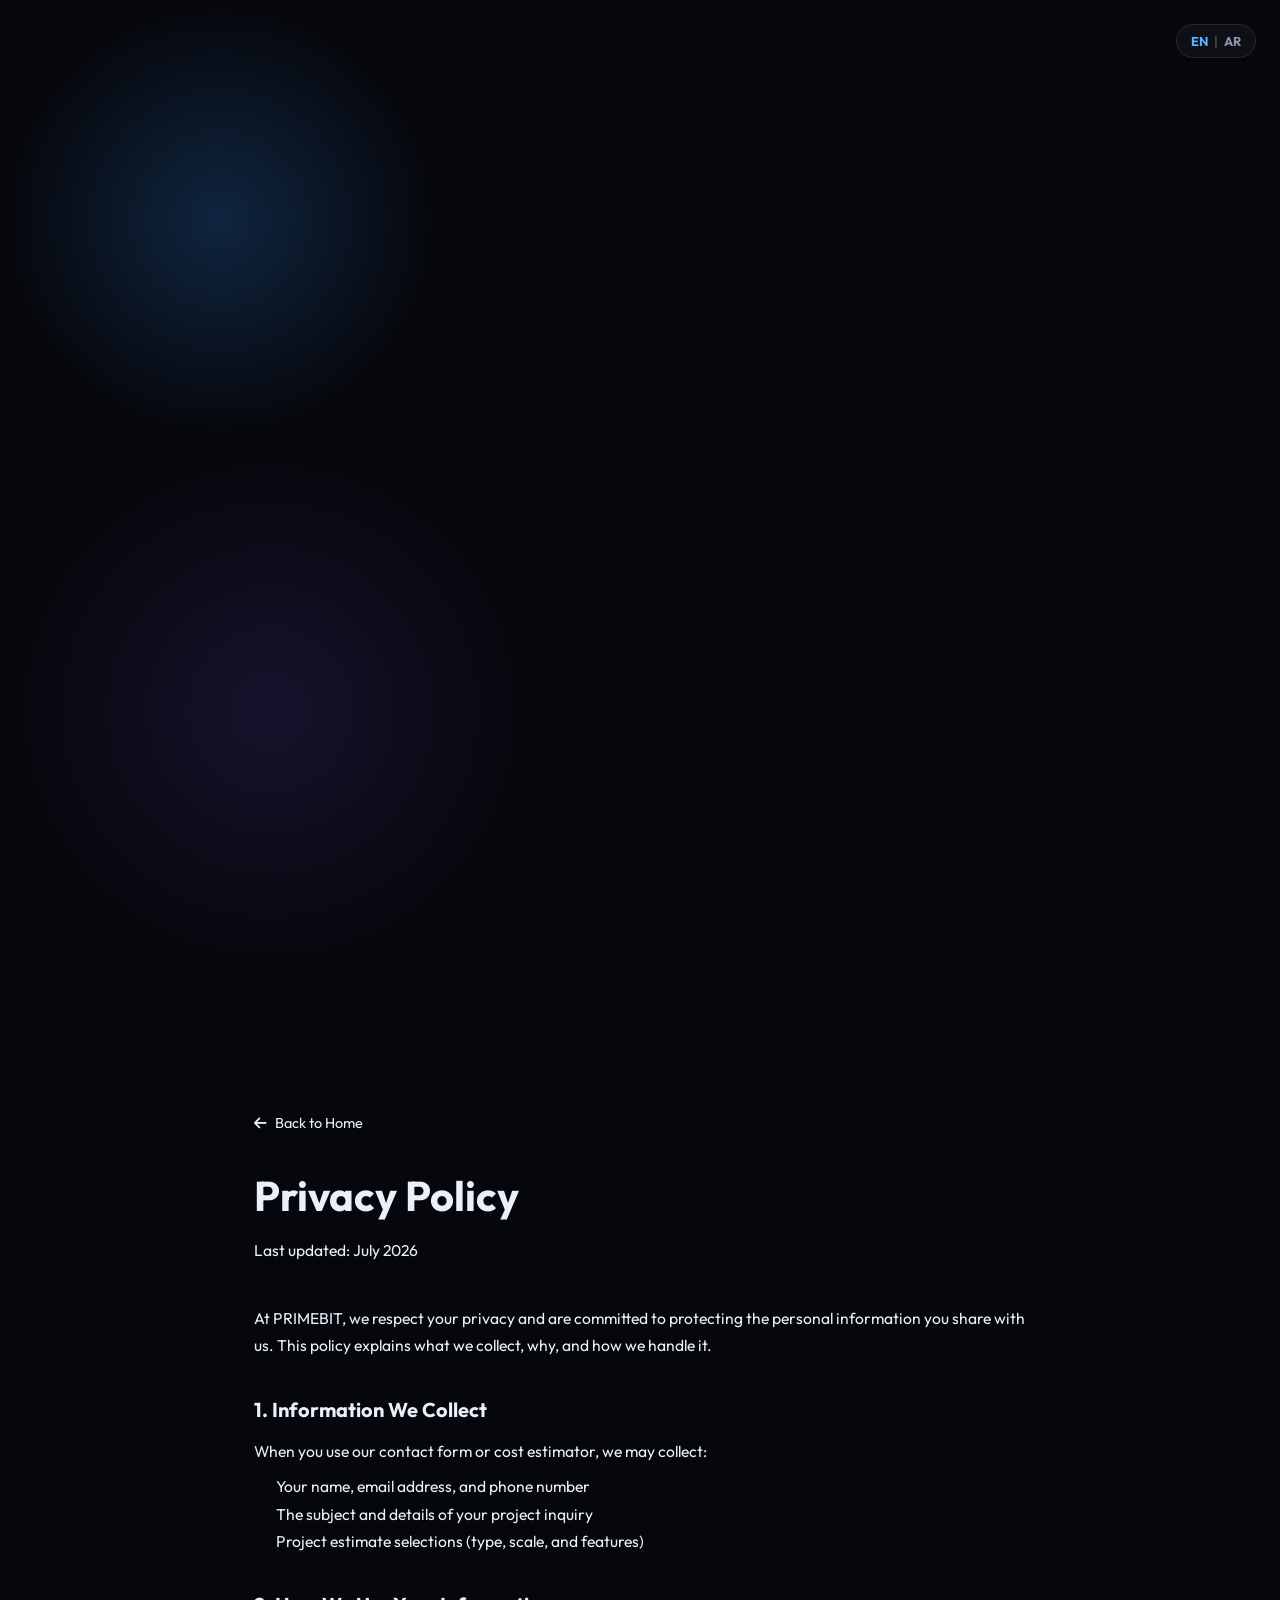
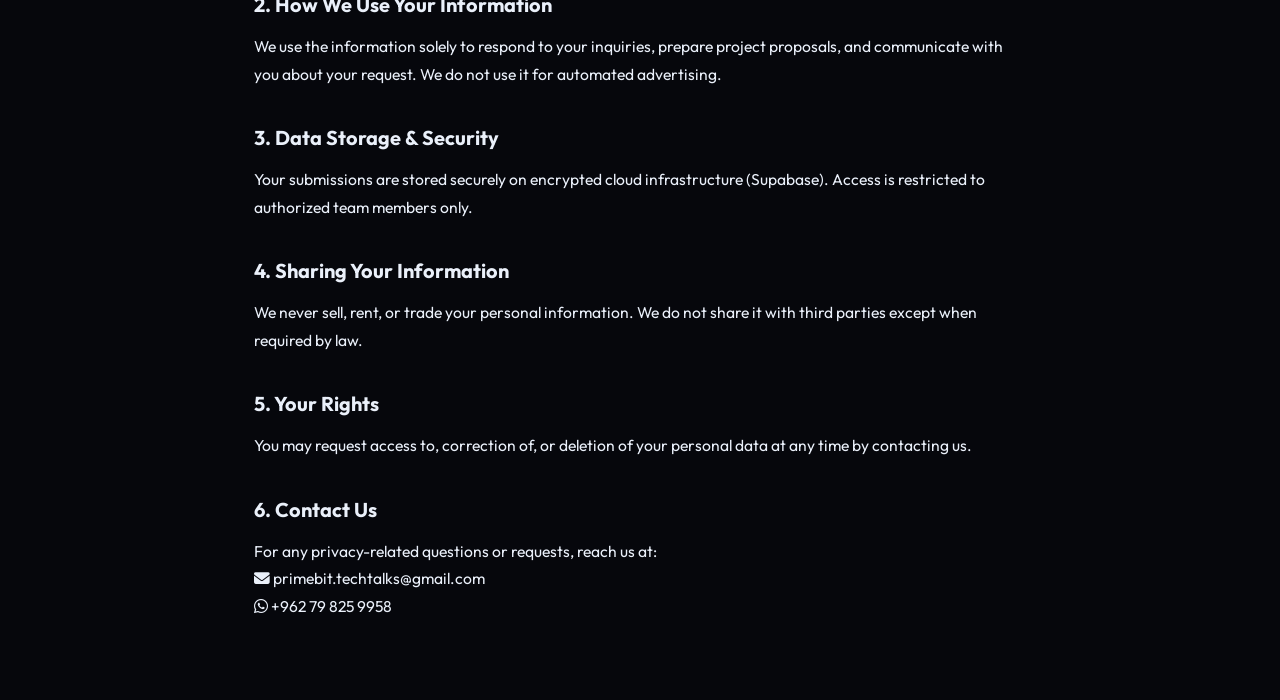
<file: privacy.html>
<!DOCTYPE html>
<html lang="en" dir="ltr" data-lang="en">
<head>
    <meta charset="UTF-8">
    <meta name="viewport" content="width=device-width, initial-scale=1.0">
    <meta name="robots" content="noindex">
    <meta name="description" content="PRIMEBIT Privacy Policy — how we collect, use, and protect your data.">
    <title>Privacy Policy — PRIMEBIT</title>

    <link rel="icon" type="image/svg+xml" href="assets/logo.svg">
    <link rel="preconnect" href="https://fonts.googleapis.com">
    <link rel="preconnect" href="https://fonts.gstatic.com" crossorigin>
    <link href="https://fonts.googleapis.com/css2?family=Cairo:wght@300;400;500;600;700;800;900&family=Outfit:wght@300;400;500;600;700;800&display=swap" rel="stylesheet">
    <link rel="stylesheet" href="https://cdnjs.cloudflare.com/ajax/libs/font-awesome/6.4.0/css/all.min.css">
    <link rel="stylesheet" href="style.css">
    <style>
        .legal-wrap { max-width: 820px; margin: 0 auto; padding: 130px 24px 80px; }
        .legal-back { display: inline-flex; align-items: center; gap: 8px; color: var(--txt-muted); text-decoration: none; font-size: 0.9rem; margin-bottom: 28px; transition: var(--transition-fast); }
        .legal-back:hover { color: var(--clr-accent-glow); }
        .legal-wrap h1 { font-family: var(--font-heading); font-size: clamp(1.8rem, 4vw, 2.6rem); color: var(--txt-bright); margin-bottom: 8px; }
        .legal-updated { color: var(--txt-muted); font-size: 0.85rem; margin-bottom: 40px; }
        .legal-wrap h2 { font-family: var(--font-heading); font-size: 1.25rem; color: var(--txt-bright); margin: 34px 0 12px; }
        .legal-wrap p, .legal-wrap li { color: var(--txt-muted); line-height: 1.75; font-size: 0.98rem; }
        .legal-wrap ul { padding-left: 22px; margin: 8px 0; }
        [dir="rtl"] .legal-wrap ul { padding-left: 0; padding-right: 22px; }
        [dir="rtl"] .legal-wrap { text-align: right; }
        .legal-lang-toggle { position: fixed; top: 24px; right: 24px; z-index: 100; }
        [dir="rtl"] .legal-lang-toggle { right: auto; left: 24px; }
    </style>
</head>
<body data-lang="en" class="dark-theme">
    <div class="glow-orb orb-1"></div>
    <div class="glow-orb orb-2"></div>

    <button class="lang-toggle legal-lang-toggle" id="lang-toggle" aria-label="Toggle Language">
        <span class="lang-option active-lang" id="lang-en-label">EN</span>
        <span class="lang-divider">|</span>
        <span class="lang-option" id="lang-ar-label">AR</span>
    </button>

    <div class="legal-wrap">
        <a href="index.html" class="legal-back"><i class="fa-solid fa-arrow-left"></i> <span data-en="Back to Home" data-ar="العودة للرئيسية">Back to Home</span></a>

        <h1 data-en="Privacy Policy" data-ar="سياسة الخصوصية">Privacy Policy</h1>
        <p class="legal-updated" data-en="Last updated: July 2026" data-ar="آخر تحديث: تموز 2026">Last updated: July 2026</p>

        <p data-en="At PRIMEBIT, we respect your privacy and are committed to protecting the personal information you share with us. This policy explains what we collect, why, and how we handle it." data-ar="في PRIMEBIT، نحترم خصوصيتك ونلتزم بحماية المعلومات الشخصية التي تشاركها معنا. توضّح هذه السياسة ما نجمعه، ولماذا، وكيف نتعامل معه.">At PRIMEBIT, we respect your privacy and are committed to protecting the personal information you share with us. This policy explains what we collect, why, and how we handle it.</p>

        <h2 data-en="1. Information We Collect" data-ar="١. المعلومات التي نجمعها">1. Information We Collect</h2>
        <p data-en="When you use our contact form or cost estimator, we may collect:" data-ar="عند استخدامك لنموذج التواصل أو حاسبة التكلفة، قد نجمع:">When you use our contact form or cost estimator, we may collect:</p>
        <ul>
            <li data-en="Your name, email address, and phone number" data-ar="اسمك، بريدك الإلكتروني، ورقم هاتفك">Your name, email address, and phone number</li>
            <li data-en="The subject and details of your project inquiry" data-ar="موضوع وتفاصيل استفسارك حول المشروع">The subject and details of your project inquiry</li>
            <li data-en="Project estimate selections (type, scale, and features)" data-ar="اختيارات تقدير المشروع (النوع، الحجم، والمميزات)">Project estimate selections (type, scale, and features)</li>
        </ul>

        <h2 data-en="2. How We Use Your Information" data-ar="٢. كيف نستخدم معلوماتك">2. How We Use Your Information</h2>
        <p data-en="We use the information solely to respond to your inquiries, prepare project proposals, and communicate with you about your request. We do not use it for automated advertising." data-ar="نستخدم المعلومات فقط للرد على استفساراتك، وإعداد عروض المشاريع، والتواصل معك بخصوص طلبك. لا نستخدمها لأي إعلانات آلية.">We use the information solely to respond to your inquiries, prepare project proposals, and communicate with you about your request. We do not use it for automated advertising.</p>

        <h2 data-en="3. Data Storage & Security" data-ar="٣. تخزين البيانات وأمانها">3. Data Storage & Security</h2>
        <p data-en="Your submissions are stored securely on encrypted cloud infrastructure (Supabase). Access is restricted to authorized team members only." data-ar="تُخزَّن بياناتك بشكل آمن على بنية تحتية سحابية مشفّرة (Supabase). الوصول إليها مقتصر على أعضاء الفريق المصرّح لهم فقط.">Your submissions are stored securely on encrypted cloud infrastructure (Supabase). Access is restricted to authorized team members only.</p>

        <h2 data-en="4. Sharing Your Information" data-ar="٤. مشاركة معلوماتك">4. Sharing Your Information</h2>
        <p data-en="We never sell, rent, or trade your personal information. We do not share it with third parties except when required by law." data-ar="لا نبيع أو نؤجّر أو نتاجر بمعلوماتك الشخصية أبداً. ولا نشاركها مع أي طرف ثالث إلا عند الضرورة القانونية.">We never sell, rent, or trade your personal information. We do not share it with third parties except when required by law.</p>

        <h2 data-en="5. Your Rights" data-ar="٥. حقوقك">5. Your Rights</h2>
        <p data-en="You may request access to, correction of, or deletion of your personal data at any time by contacting us." data-ar="يمكنك طلب الوصول إلى بياناتك الشخصية أو تصحيحها أو حذفها في أي وقت عبر التواصل معنا.">You may request access to, correction of, or deletion of your personal data at any time by contacting us.</p>

        <h2 data-en="6. Contact Us" data-ar="٦. تواصل معنا">6. Contact Us</h2>
        <p data-en="For any privacy-related questions or requests, reach us at:" data-ar="لأي أسئلة أو طلبات تتعلق بالخصوصية، تواصل معنا عبر:">For any privacy-related questions or requests, reach us at:</p>
        <p>
            <i class="fa-solid fa-envelope"></i> <a href="mailto:primebit.techtalks@gmail.com" style="color:var(--clr-accent-glow);text-decoration:none">primebit.techtalks@gmail.com</a><br>
            <i class="fa-brands fa-whatsapp"></i> <a href="https://wa.me/962798259958" target="_blank" rel="noopener" style="color:var(--clr-accent-glow);text-decoration:none">+962 79 825 9958</a>
        </p>
    </div>

    <script>
        (function () {
            const toggle = document.getElementById('lang-toggle');
            let lang = localStorage.getItem('riba_lang') || 'en';
            function apply(l) {
                lang = l;
                localStorage.setItem('riba_lang', l);
                const html = document.documentElement;
                html.setAttribute('lang', l);
                html.setAttribute('dir', l === 'ar' ? 'rtl' : 'ltr');
                document.body.setAttribute('data-lang', l);
                document.body.classList.toggle('arabic-mode', l === 'ar');
                document.querySelectorAll('[data-en],[data-ar]').forEach(el => {
                    const t = el.getAttribute('data-' + l);
                    if (t && el.children.length === 0) el.textContent = t;
                });
                document.getElementById('lang-en-label').classList.toggle('active-lang', l === 'en');
                document.getElementById('lang-ar-label').classList.toggle('active-lang', l === 'ar');
            }
            toggle.addEventListener('click', () => apply(lang === 'en' ? 'ar' : 'en'));
            apply(lang);
        })();
    </script>
</body>
</html>
</file>
<file: style.css>
/* ==========================================================================
   PRIMEBIT — Web Development & Design  |  Electric-blue dark theme
   ========================================================================== */
:root{
  --bg:#06070C; --bg-2:#0A0D15; --card:rgba(255,255,255,0.035);
  --card-hover:rgba(255,255,255,0.06); --border:rgba(255,255,255,0.09);
  --border-glow:rgba(46,140,240,0.4);
  --blue:#2E8CF0; --blue-bright:#5BB0FF; --blue-deep:#1668D6;
  --grad:linear-gradient(135deg,#5BB0FF,#1E6AD1);
  --text:#EAF0FA; --muted:#8A97AD; --bright:#fff;
  --green:#34D399;
  --font-display:'Anton',sans-serif;
  --font-head:'Outfit',sans-serif;
  --font-body:'Outfit','Inter',sans-serif;
  --mono:'JetBrains Mono',monospace;
  --ease:0.3s cubic-bezier(.4,0,.2,1);
  --maxw:1200px;
}
*{margin:0;padding:0;box-sizing:border-box}
html{scroll-behavior:smooth;scroll-padding-top:100px;overflow-x:hidden}
body{background:var(--bg);color:var(--text);font-family:var(--font-body);font-size:16px;line-height:1.6;overflow-x:hidden;position:relative}
img{max-width:100%;height:auto;display:block}
a{text-decoration:none;color:inherit}
ul{list-style:none}
.container{width:100%;max-width:var(--maxw);margin:0 auto;padding:0 24px}
.hidden{display:none!important}
::-webkit-scrollbar{width:8px}::-webkit-scrollbar-track{background:var(--bg)}
::-webkit-scrollbar-thumb{background:rgba(255,255,255,.12);border-radius:4px}
::selection{background:rgba(46,140,240,.35);color:#fff}

/* Background scene: light beam from top */
.bg-scene{position:fixed;inset:0;z-index:-2;overflow:hidden;pointer-events:none;background:radial-gradient(120% 80% at 50% -10%,rgba(30,80,160,.28),transparent 55%),var(--bg)}
.beam{position:absolute;top:-30%;left:50%;width:70vw;height:120vh;transform:translateX(-50%) rotate(0deg);
  background:conic-gradient(from 180deg at 50% 0%,transparent 42%,rgba(70,150,255,.10) 48%,rgba(120,190,255,.18) 50%,rgba(70,150,255,.10) 52%,transparent 58%);
  filter:blur(6px);opacity:.9}
.beam-core{position:absolute;top:-140px;left:50%;width:520px;height:520px;transform:translateX(-50%);
  background:radial-gradient(circle,rgba(90,176,255,.45),rgba(46,140,240,.12) 40%,transparent 70%);filter:blur(30px)}
.orb{position:absolute;border-radius:50%;filter:blur(90px);pointer-events:none;z-index:-1}
.orb-1{width:440px;height:440px;background:radial-gradient(circle,rgba(46,140,240,.45),transparent 70%);top:12%;left:-150px;opacity:.5;animation:orbFloat 20s ease-in-out infinite}
.orb-2{width:540px;height:540px;background:radial-gradient(circle,rgba(120,95,255,.30),transparent 70%);top:48%;right:-190px;opacity:.45;animation:orbFloat 26s ease-in-out infinite reverse}
.orb-3{width:380px;height:380px;background:radial-gradient(circle,rgba(46,200,240,.22),transparent 70%);bottom:2%;left:6%;opacity:.35;animation:orbFloat 30s ease-in-out infinite}
@keyframes orbFloat{0%,100%{transform:translate(0,0)}33%{transform:translate(70px,-55px)}66%{transform:translate(-50px,40px)}}
.grid-lines{position:absolute;inset:0;opacity:.35;
  background-image:linear-gradient(rgba(255,255,255,.025) 1px,transparent 1px),linear-gradient(90deg,rgba(255,255,255,.025) 1px,transparent 1px);
  background-size:64px 64px;mask-image:radial-gradient(120% 80% at 50% 0%,#000,transparent 75%)}

/* ---------------- Buttons ---------------- */
.btn{display:inline-flex;align-items:center;justify-content:center;gap:10px;font-family:var(--font-head);font-weight:600;font-size:.95rem;
  padding:14px 26px;border-radius:100px;cursor:pointer;border:1px solid transparent;transition:var(--ease);white-space:nowrap}
.btn-primary{background:#fff;color:#0A0D15}
.btn-primary:hover{transform:translateY(-2px);box-shadow:0 12px 30px rgba(91,176,255,.3);background:#eaf3ff}
.btn-outline{background:rgba(255,255,255,.03);color:var(--text);border-color:var(--border)}
.btn-outline:hover{border-color:var(--blue);color:#fff;background:rgba(46,140,240,.08)}
.btn-ghost-pill{background:rgba(255,255,255,.04);border:1px solid var(--border);color:var(--text);padding:10px 20px;font-size:.85rem;border-radius:100px}
.btn-ghost-pill:hover{border-color:var(--blue);color:#fff}
.btn-block{width:100%}
.btn-lg{padding:16px 30px;font-size:1rem}
.icon-btn{transition:var(--ease)}.btn:hover .icon-btn{transform:translateX(4px)}
[dir=rtl] .btn:hover .icon-btn{transform:translateX(-4px)}
[dir=rtl] .icon-btn{transform:scaleX(-1)}

/* ---------------- Header ---------------- */
.main-header{position:fixed;top:0;left:0;width:100%;z-index:1000;padding:16px 0;transition:var(--ease)}
.main-header.scrolled{padding:10px 0;background:rgba(6,7,12,.8);backdrop-filter:blur(16px);border-bottom:1px solid var(--border)}
.header-inner{display:flex;align-items:center;justify-content:space-between;gap:20px}
.logo{display:flex;align-items:center;gap:10px;flex-shrink:0}
.logo-img{width:38px;height:38px;object-fit:contain}
.logo-text{font-family:var(--font-head);font-weight:800;font-size:1.3rem;letter-spacing:.5px;color:#fff}
.accent-text{color:var(--blue-bright)}
.nav-pill{background:rgba(15,20,32,.6);backdrop-filter:blur(14px);border:1px solid var(--border);border-radius:100px;padding:6px}
.nav-list{display:flex;align-items:center;gap:2px}
.nav-link{display:block;padding:9px 16px;border-radius:100px;font-size:.9rem;font-weight:500;color:var(--muted);transition:var(--ease)}
.nav-link:hover{color:#fff}
.nav-link.active{color:#fff;background:rgba(46,140,240,.16);box-shadow:inset 0 0 0 1px rgba(46,140,240,.3)}
.nav-actions{display:flex;align-items:center;gap:12px}
.lang-toggle{display:flex;align-items:center;gap:6px;background:rgba(255,255,255,.04);border:1px solid var(--border);border-radius:100px;padding:8px 14px;cursor:pointer;font-family:var(--font-head);font-size:.8rem;font-weight:700;color:var(--muted);transition:var(--ease)}
.lang-toggle:hover{border-color:var(--blue);color:#fff}
.lang-toggle i{font-size:.8rem;color:var(--blue-bright)}
.lang-option.active-lang{color:var(--blue-bright)}
.lang-divider{opacity:.4}
.mobile-nav-toggle{display:none;flex-direction:column;justify-content:space-between;width:26px;height:18px;background:none;border:none;cursor:pointer;z-index:1100}
.mobile-nav-toggle .bar{width:100%;height:2px;background:#fff;border-radius:2px;transition:var(--ease)}

/* ---------------- Hero ---------------- */
.hero{position:relative;min-height:100vh;min-height:100svh;display:flex;flex-direction:column;justify-content:center;padding:130px 0 60px}
.hero-grid{display:grid;grid-template-columns:1.05fr .95fr;gap:48px;align-items:center}
.badge{display:inline-flex;align-items:center;gap:9px;background:rgba(255,255,255,.04);border:1px solid var(--border);border-radius:100px;padding:7px 16px 7px 8px;font-size:.82rem;color:var(--text);margin-bottom:28px}
.badge-icon{width:24px;height:24px;border-radius:50%;background:var(--grad);display:flex;align-items:center;justify-content:center;font-size:.7rem;color:#04122a}
.hero-title{font-family:var(--font-display);font-weight:400;line-height:.92;letter-spacing:1px;text-transform:uppercase;margin-bottom:24px;color:#fff}
.hero-title>span{display:block;font-size:clamp(2.6rem,7vw,5.4rem)}
.hero-title .brace{display:inline}
.hero-title .l1,.hero-title .l2{color:#E7EEF9}
.hero-title .l3{color:#fff}
.hero-title .brace{color:var(--blue-bright);text-shadow:0 0 24px rgba(91,176,255,.6)}
.hero-sub{color:var(--muted);font-size:1.08rem;max-width:520px;margin-bottom:34px}
.hero-actions{display:flex;gap:14px;flex-wrap:wrap;margin-bottom:40px}
.hero-follow{display:flex;align-items:center;gap:16px;color:var(--muted);font-size:.85rem}
.hero-socials{display:flex;gap:10px}
.hero-socials a{width:36px;height:36px;border-radius:50%;background:rgba(255,255,255,.04);border:1px solid var(--border);display:flex;align-items:center;justify-content:center;color:var(--muted);transition:var(--ease)}
.hero-socials a:hover{border-color:var(--blue);color:#fff;transform:translateY(-2px)}

/* Terminal bar (used by contact confirmation overlay) */
.code-bar{display:flex;align-items:center;gap:7px;padding:12px 16px;background:rgba(255,255,255,.03);border-bottom:1px solid var(--border)}
.cdot{width:11px;height:11px;border-radius:50%}
.cdot.red{background:#ff5f57}.cdot.yellow{background:#febc2e}.cdot.green{background:#28c840}
.code-file{margin-left:8px;font-family:var(--mono);font-size:.75rem;color:var(--muted)}
[dir=rtl] .code-file{margin-left:0;margin-right:8px}

/* hero visual composition wrapper */
.hero-visual{position:relative;width:100%;max-width:520px;margin:0 auto;padding-bottom:70px}

.scroll-hint{display:flex;align-items:center;gap:10px;justify-content:center;margin-top:48px;color:var(--muted);font-size:.82rem}
.scroll-hint i{animation:bob 1.6s infinite}
@keyframes bob{0%,100%{transform:translateY(0)}50%{transform:translateY(5px)}}

/* ---------------- Hero redesign: "Your Vision / Our Code" ---------------- */
.hero-center{display:flex;flex-direction:column;align-items:center;text-align:center;position:relative}
.hero-center .badge{animation:heroRise .7s ease both}
.hero-line-top{margin-bottom:-14px;animation:heroRise .8s ease .05s both}
.hero-line-bottom{margin-top:-20px;animation:heroRise .8s ease .2s both}
.hero-line-top>span,.hero-line-bottom>span{display:block;font-size:clamp(3rem,10vw,7.5rem);line-height:.9}
.hero-line-bottom .grad{background:linear-gradient(100deg,#8FC7FF,#2E8CF0,#8FC7FF);background-size:220% auto;-webkit-background-clip:text;background-clip:text;color:transparent;animation:heroShimmer 5s linear infinite}
.hero-stage{position:relative;width:100%;max-width:560px;margin:6px auto;display:flex;justify-content:center;z-index:2}
.hero-stage .hero-visual{margin:0 auto;animation:heroFloat 6s ease-in-out infinite}
.hero-center .hero-sub{animation:heroRise .8s ease .3s both}
.hero-center .hero-actions{justify-content:center;animation:heroRise .8s ease .4s both}
.hero-center .hero-follow{justify-content:center}

@keyframes heroFloat{0%,100%{transform:translateY(0)}50%{transform:translateY(-14px)}}
@keyframes heroBob{0%,100%{transform:translateY(0)}50%{transform:translateY(-11px)}}
@keyframes heroShimmer{0%{background-position:0% 50%}100%{background-position:220% 50%}}
@keyframes heroRise{0%{opacity:0;transform:translateY(28px)}100%{opacity:1;transform:none}}
.beam-core{animation:heroGlow 5.5s ease-in-out infinite}
@keyframes heroGlow{0%,100%{opacity:.8;transform:translateX(-50%) scale(1)}50%{opacity:1;transform:translateX(-50%) scale(1.09)}}

/* ---------------- Refined laptop mockup (hero visual) ---------------- */
.laptop2{position:relative;width:min(500px,90vw);margin:0 auto;animation:heroFloat 6.5s ease-in-out infinite}
.lp-lid{position:relative;background:linear-gradient(180deg,#1b2437,#0d1220);border:1px solid rgba(255,255,255,.09);border-radius:16px 16px 5px 5px;padding:13px 13px 15px;box-shadow:inset 0 0 0 1px rgba(46,140,240,.1),0 30px 70px rgba(0,0,0,.5)}
.lp-cam{position:absolute;top:6px;left:50%;transform:translateX(-50%);width:5px;height:5px;border-radius:50%;background:#2a3550;box-shadow:0 0 0 2px rgba(0,0,0,.4)}
.lp-screen{background:radial-gradient(120% 90% at 50% 0,rgba(46,140,240,.13),transparent 55%),#080c15;border-radius:7px;overflow:hidden;aspect-ratio:16/10}
/* screen dashboard */
.lps-top{display:flex;align-items:center;justify-content:space-between;padding:12px 15px;border-bottom:1px solid rgba(255,255,255,.06)}
.lps-brand{font-family:var(--font-head);font-weight:700;font-size:.8rem;color:#fff;display:flex;align-items:center;gap:7px}
.lps-brand i{color:var(--blue-bright)}
.lps-actions{display:flex;align-items:center;gap:9px}
.lps-pill{font-size:.6rem;color:var(--muted);background:rgba(255,255,255,.05);border:1px solid rgba(255,255,255,.08);border-radius:100px;padding:4px 10px}
.lps-ava{width:20px;height:20px;border-radius:50%;background:var(--grad)}
.lps-body{display:flex;height:calc(100% - 45px)}
.lps-side{width:46px;border-right:1px solid rgba(255,255,255,.06);display:flex;flex-direction:column;align-items:center;gap:12px;padding:16px 0}
[dir=rtl] .lps-side{border-right:none;border-left:1px solid rgba(255,255,255,.06)}
.lsd{width:20px;height:20px;border-radius:7px;background:rgba(255,255,255,.06)}
.lsd.on{background:var(--grad)}
.lps-main{flex:1;padding:16px;display:flex;flex-direction:column;gap:14px;min-width:0}
.lps-kpis{display:grid;grid-template-columns:1fr 1fr;gap:12px}
.lpk{background:rgba(255,255,255,.03);border:1px solid rgba(255,255,255,.07);border-radius:10px;padding:11px 13px;display:flex;flex-direction:column;gap:3px}
.lpk-l{font-size:.58rem;color:var(--muted);text-transform:uppercase;letter-spacing:.5px}
.lpk-n{font-family:var(--font-head);font-weight:800;font-size:1.05rem;color:#fff;line-height:1}
.lpk-up{font-size:.58rem;color:var(--green);font-weight:700}
.lps-chart{flex:1;background:rgba(255,255,255,.02);border:1px solid rgba(255,255,255,.06);border-radius:10px;padding:10px;min-height:0}
.lps-chart svg{width:100%;height:100%;display:block}
.lps-chart polyline{stroke-dasharray:900;stroke-dashoffset:900;animation:lineDraw 2s ease .3s forwards;filter:drop-shadow(0 0 4px rgba(91,176,255,.5))}
.lps-chart path{opacity:0;animation:fadeArea .8s ease 1.4s forwards}
/* laptop base */
.lp-base{height:16px;width:112%;margin-left:-6%;background:linear-gradient(180deg,#2a3346,#11151f);border-radius:2px 2px 14px 14px;position:relative;clip-path:polygon(1.5% 0,98.5% 0,100% 100%,0 100%);box-shadow:0 18px 30px rgba(0,0,0,.55)}
.lp-notch{position:absolute;top:0;left:50%;transform:translateX(-50%);width:92px;height:6px;background:#0a0e16;border-radius:0 0 9px 9px}
.lp-glow{position:absolute;left:50%;bottom:-34px;transform:translateX(-50%);width:70%;height:44px;background:radial-gradient(ellipse,rgba(46,140,240,.4),transparent 70%);filter:blur(14px);z-index:-1;pointer-events:none}
/* floating badge beside laptop */
.lp-badge{position:absolute;bottom:2%;right:-14px;display:flex;align-items:center;gap:10px;background:rgba(16,22,36,.85);border:1px solid var(--border-glow);border-radius:14px;padding:11px 15px;backdrop-filter:blur(12px);box-shadow:0 18px 44px rgba(0,0,0,.5);z-index:6;animation:heroBob 5.4s ease-in-out infinite .5s}
[dir=rtl] .lp-badge{right:auto;left:-14px}
.lpb-ic{width:32px;height:32px;border-radius:9px;background:rgba(52,211,153,.15);border:1px solid rgba(52,211,153,.3);color:var(--green);display:flex;align-items:center;justify-content:center;font-size:.8rem;flex-shrink:0}
.lpb-txt{display:flex;flex-direction:column;line-height:1.25}
.lpb-txt strong{font-family:var(--font-head);font-size:.82rem;color:#fff}
.lpb-txt span{font-size:.66rem;color:var(--muted)}
@keyframes lineDraw{to{stroke-dashoffset:0}}
@keyframes fadeArea{to{opacity:1}}
@media(max-width:640px){.lp-badge{right:-6px;padding:9px 12px}[dir=rtl] .lp-badge{left:-6px;right:auto}}

@media(max-width:640px){
  .hero-line-top{margin-bottom:8px}
  .hero-line-bottom{margin-top:-6px}
}

/* ---------------- Capabilities / service tabs strip ---------------- */
.cap-strip{padding:14px 0 0}
.cap-track{display:flex;flex-wrap:wrap;justify-content:center;gap:10px}
.cap-tab{display:inline-flex;align-items:center;gap:10px;padding:12px 20px;border-radius:100px;border:1px solid var(--border);background:var(--card);color:var(--muted);font-family:var(--font-head);font-weight:600;font-size:.9rem;transition:var(--ease);cursor:pointer}
.cap-tab i{color:var(--blue-bright);font-size:.95rem;transition:var(--ease)}
.cap-tab:hover{color:#fff;border-color:var(--border-glow);transform:translateY(-3px);background:var(--card-hover)}
.cap-tab.active{background:var(--grad);color:#04122a;border-color:transparent;box-shadow:0 10px 26px rgba(46,140,240,.28)}
.cap-tab.active i{color:#04122a}

/* ---------------- Stats strip ---------------- */
.stats-strip{padding:20px 0 0}
.stats-grid{display:grid;grid-template-columns:repeat(4,1fr);gap:16px}
.stat{display:flex;flex-direction:column;align-items:center;text-align:center;gap:6px;position:relative;padding:26px 18px;background:var(--card);border:1px solid var(--border);border-radius:18px;transition:var(--ease);overflow:hidden}
.stat::before{content:'';position:absolute;top:0;left:0;width:100%;height:2px;background:var(--grad);opacity:0;transition:var(--ease)}
.stat:hover{transform:translateY(-5px);border-color:var(--border-glow);background:var(--card-hover);box-shadow:0 18px 44px rgba(0,0,0,.35)}
.stat:hover::before{opacity:1}
.stat-n{font-family:var(--font-head);font-weight:800;font-size:2.3rem;background:var(--grad);-webkit-background-clip:text;background-clip:text;color:transparent;line-height:1}
.stat-l{font-size:.84rem;color:var(--muted);font-weight:600}

/* ---------------- Tools marquee band ---------------- */
.tools-band{padding:clamp(52px,7vw,84px) 0;overflow:hidden}
.tools-head{margin-bottom:38px}
.marquee{position:relative;width:100%;overflow:hidden;-webkit-mask-image:linear-gradient(90deg,transparent,#000 8%,#000 92%,transparent);mask-image:linear-gradient(90deg,transparent,#000 8%,#000 92%,transparent)}
.marquee-track{display:flex;gap:16px;width:max-content;animation:marquee 34s linear infinite}
.marquee:hover .marquee-track{animation-play-state:paused}
.tool-chip{display:inline-flex;align-items:center;gap:10px;padding:14px 26px;border-radius:100px;border:1px solid var(--border);background:var(--card);font-family:var(--font-head);font-weight:600;font-size:1rem;color:var(--text);white-space:nowrap;transition:var(--ease)}
.tool-chip:hover{border-color:var(--border-glow);color:#fff;background:var(--card-hover)}
.tool-chip i{color:var(--blue-bright);font-size:1.2rem}
@keyframes marquee{0%{transform:translateX(0)}100%{transform:translateX(-50%)}}
[dir=rtl] .marquee-track{animation-direction:reverse}

/* ---------------- Gradient-glow card polish ---------------- */
.service-card,.portfolio-item,.testimonial-card,.process-card{position:relative}
.service-card::after,.portfolio-item::after,.testimonial-card::after,.process-card::after{
  content:'';position:absolute;inset:0;border-radius:inherit;padding:1px;
  background:linear-gradient(135deg,rgba(91,176,255,.7),transparent 40%,transparent 60%,rgba(91,176,255,.35));
  -webkit-mask:linear-gradient(#000 0 0) content-box,linear-gradient(#000 0 0);
  -webkit-mask-composite:xor;mask-composite:exclude;opacity:0;transition:opacity .35s ease;pointer-events:none}
.service-card:hover::after,.portfolio-item:hover::after,.testimonial-card:hover::after,.process-card:hover::after{opacity:1}
.service-card:hover,.portfolio-item:hover,.testimonial-card:hover,.process-card:hover{box-shadow:0 24px 60px rgba(0,0,0,.45),0 0 40px rgba(46,140,240,.14)}

/* ---------------- Section shell ---------------- */
.section{padding:clamp(64px,9vw,110px) 0;position:relative}
.section-head{text-align:center;max-width:640px;margin:0 auto 56px;padding:0 24px}
.eyebrow{display:inline-block;font-family:var(--font-head);font-weight:700;font-size:.78rem;letter-spacing:2px;text-transform:uppercase;color:var(--blue-bright);margin-bottom:14px;padding:5px 14px;border:1px solid var(--border-glow);border-radius:100px;background:rgba(46,140,240,.06)}
.section-title{font-family:var(--font-head);font-weight:800;font-size:clamp(1.9rem,3.5vw,3rem);line-height:1.15;color:#fff}
.section-title .grad{background:var(--grad);-webkit-background-clip:text;background-clip:text;color:transparent}
.section-sub{color:var(--muted);margin-top:14px;font-size:1.05rem}

/* ---------------- About ---------------- */
.about-grid{display:grid;grid-template-columns:1.1fr .9fr;gap:56px;align-items:center}
.about-copy .section-title{text-align:left}
[dir=rtl] .about-copy .section-title{text-align:right}
.about-copy .eyebrow{margin-bottom:18px}
.lead{color:var(--muted);font-size:1.05rem;margin:20px 0 30px}
.about-points{display:flex;flex-direction:column;gap:20px}
.point{display:flex;gap:16px;align-items:flex-start}
.point-ic{width:46px;height:46px;flex-shrink:0;border-radius:12px;background:rgba(46,140,240,.12);border:1px solid var(--border-glow);display:flex;align-items:center;justify-content:center;color:var(--blue-bright);font-size:1.15rem}
.point h4{font-family:var(--font-head);font-size:1.05rem;color:#fff;margin-bottom:4px}
.point p{color:var(--muted);font-size:.92rem}
.glass-card{background:var(--card);border:1px solid var(--border);border-radius:20px;padding:32px;backdrop-filter:blur(10px)}
.gc-row{display:flex;justify-content:space-between;font-size:.88rem;margin-bottom:8px}
.gc-k{color:var(--muted)}.gc-v{color:#fff;font-weight:600}
.gc-bar{height:8px;background:rgba(255,255,255,.06);border-radius:100px;margin-bottom:22px;overflow:hidden}
.gc-bar span{display:block;height:100%;background:var(--grad);border-radius:100px}
.gc-tags{display:flex;flex-wrap:wrap;gap:8px;margin-top:6px}
.gc-tags span{font-size:.78rem;background:rgba(255,255,255,.04);border:1px solid var(--border);border-radius:8px;padding:6px 11px;color:var(--text);display:flex;align-items:center;gap:6px}
.gc-tags i{color:var(--blue-bright)}

/* ---------------- Services ---------------- */
.services-grid{display:grid;grid-template-columns:repeat(4,1fr);gap:22px}
.service-card{background:var(--card);border:1px solid var(--border);border-radius:18px;padding:30px 26px;transition:var(--ease)}
.service-card:hover{transform:translateY(-6px);border-color:var(--border-glow);background:var(--card-hover);box-shadow:0 20px 50px rgba(0,0,0,.35)}
.svc-ic{width:54px;height:54px;border-radius:14px;background:var(--grad);display:flex;align-items:center;justify-content:center;font-size:1.4rem;color:#04122a;margin-bottom:20px}
.service-card h3{font-family:var(--font-head);font-size:1.15rem;color:#fff;margin-bottom:10px}
.service-card p{color:var(--muted);font-size:.9rem;margin-bottom:16px}
.service-card ul{display:flex;flex-direction:column;gap:8px}
.service-card li{font-size:.84rem;color:var(--text);position:relative;padding-left:22px}
.service-card li::before{content:'\f00c';font-family:'Font Awesome 6 Free';font-weight:900;position:absolute;left:0;color:var(--blue-bright);font-size:.75rem}
[dir=rtl] .service-card li{padding-left:0;padding-right:22px}[dir=rtl] .service-card li::before{left:auto;right:0}

/* ---------------- Process ---------------- */
.process-track{display:grid;grid-template-columns:repeat(4,1fr);gap:20px}
.process-card{position:relative;background:var(--card);border:1px solid var(--border);border-radius:18px;padding:34px 24px 26px;transition:var(--ease)}
.process-card:hover{transform:translateY(-6px);border-color:var(--border-glow)}
.process-num{position:absolute;top:18px;right:20px;font-family:var(--font-display);font-size:1.6rem;color:rgba(91,176,255,.25)}
[dir=rtl] .process-num{right:auto;left:20px}
.process-ic{width:48px;height:48px;border-radius:12px;background:rgba(46,140,240,.12);border:1px solid var(--border-glow);display:flex;align-items:center;justify-content:center;color:var(--blue-bright);font-size:1.2rem;margin-bottom:18px}
.process-card h4{font-family:var(--font-head);font-size:1.05rem;color:#fff;margin-bottom:8px}
.process-card p{color:var(--muted);font-size:.86rem}

/* ---------------- Calculator ---------------- */
.calc-wrap{display:grid;grid-template-columns:1.3fr .7fr;background:var(--card);border:1px solid var(--border);border-radius:22px;overflow:hidden}
.calc-options{padding:40px;border-right:1px solid var(--border)}
[dir=rtl] .calc-options{border-right:none;border-left:1px solid var(--border)}
.calc-group{margin-bottom:34px}.calc-group:last-child{margin-bottom:0}
.calc-group-title{font-family:var(--font-head);font-size:1.05rem;color:#fff;margin-bottom:18px;font-weight:700}
.accent-val{color:var(--blue-bright)}
.calc-grid-selector{display:grid;grid-template-columns:repeat(2,1fr);gap:14px}
.selector-card{background:rgba(255,255,255,.02);border:1px solid var(--border);border-radius:14px;padding:18px;display:flex;flex-direction:column;align-items:center;gap:10px;cursor:pointer;transition:var(--ease)}
.selector-card span{font-weight:600;font-size:.9rem;color:var(--muted);transition:var(--ease)}
.selector-icon{font-size:1.5rem;color:var(--muted);transition:var(--ease)}
.hidden-radio,.hidden-checkbox{display:none}
.selector-card:hover{border-color:rgba(255,255,255,.2)}
.selector-card.active{background:rgba(46,140,240,.08);border-color:var(--blue)}
.selector-card.active .selector-icon{color:var(--blue-bright);transform:scale(1.1)}
.selector-card.active span{color:#fff}
.calc-range{-webkit-appearance:none;appearance:none;width:100%;height:6px;border-radius:4px;background:rgba(255,255,255,.1);outline:none;cursor:pointer;margin-top:8px}
.calc-range::-webkit-slider-thumb{-webkit-appearance:none;width:20px;height:20px;border-radius:50%;background:var(--blue-bright);cursor:pointer;box-shadow:0 0 12px rgba(91,176,255,.7);transition:var(--ease)}
.calc-range::-webkit-slider-thumb:hover{transform:scale(1.2)}
.calc-checkbox-grid{display:grid;grid-template-columns:repeat(2,1fr);gap:14px}
.checkbox-card{background:rgba(255,255,255,.02);border:1px solid var(--border);border-radius:12px;padding:14px;display:flex;align-items:center;gap:12px;cursor:pointer;transition:var(--ease)}
.check-box-indicator{width:22px;height:22px;border-radius:6px;border:1px solid var(--border);display:flex;align-items:center;justify-content:center;color:transparent;font-size:.72rem;flex-shrink:0;transition:var(--ease)}
.check-label-info{display:flex;flex-direction:column}
.check-title{font-size:.88rem;font-weight:600;color:var(--text)}
.check-subtitle{font-size:.74rem;color:var(--muted)}
.checkbox-card:hover{border-color:rgba(255,255,255,.2)}
.checkbox-card.active{background:rgba(46,140,240,.06);border-color:var(--blue)}
.checkbox-card.active .check-box-indicator{background:var(--blue-bright);border-color:var(--blue-bright);color:#04122a}
.checkbox-card.active .check-title{color:#fff}
.calc-summary{padding:40px;background:rgba(255,255,255,.02);display:flex;flex-direction:column;justify-content:center}
.summary-title{font-family:var(--font-head);font-size:1.1rem;color:#fff;text-align:center;padding-bottom:14px;margin-bottom:18px;border-bottom:1px solid var(--border)}
.summary-row{display:flex;justify-content:space-between;gap:12px;font-size:.9rem;padding:8px 0}
.sum-label{color:var(--muted)}.sum-value{color:#fff;font-weight:600;text-align:right}
[dir=rtl] .sum-value{text-align:left}
.accent-green{color:var(--green)}
.price-display{text-align:center;background:rgba(46,140,240,.06);border:1px solid var(--border-glow);border-radius:14px;padding:20px;margin:18px 0}
.price-lbl{font-size:.68rem;letter-spacing:1px;color:var(--muted);font-weight:700}
.price-amount{font-family:var(--font-head);font-size:2.3rem;font-weight:800;color:#fff}
.price-note{font-size:.66rem;color:var(--muted)}

/* ---------------- Portfolio ---------------- */
.portfolio-filters{display:flex;justify-content:center;flex-wrap:wrap;gap:10px;margin-bottom:44px}
.filter-btn{background:rgba(255,255,255,.03);border:1px solid var(--border);color:var(--muted);padding:9px 20px;border-radius:100px;font-family:var(--font-head);font-weight:600;font-size:.88rem;cursor:pointer;transition:var(--ease)}
.filter-btn:hover{color:#fff}
.filter-btn.active{background:var(--grad);color:#04122a;border-color:transparent}
.portfolio-grid{display:grid;grid-template-columns:repeat(3,1fr);gap:24px}
.portfolio-item{background:var(--card);border:1px solid var(--border);border-radius:18px;overflow:hidden;transition:var(--ease)}
.portfolio-item:hover{transform:translateY(-6px);border-color:var(--border-glow);box-shadow:0 20px 50px rgba(0,0,0,.4)}
.portfolio-item.hidden{display:none}
.pf-img{height:200px;overflow:hidden}
.pf-img img{width:100%;height:100%;object-fit:cover;transition:var(--ease)}
.portfolio-item:hover .pf-img img{transform:scale(1.06)}
.pf-body{padding:22px}
.pf-cat{font-size:.72rem;text-transform:uppercase;letter-spacing:1px;color:var(--blue-bright);font-weight:700}
.pf-body h3{font-family:var(--font-head);font-size:1.2rem;color:#fff;margin:8px 0 14px}
.pf-link{display:inline-flex;align-items:center;gap:8px;font-size:.85rem;font-weight:600;color:var(--muted);transition:var(--ease)}
.pf-link:hover{color:var(--blue-bright)}

/* ---------------- Testimonials ---------------- */
.testimonials-grid{display:grid;grid-template-columns:repeat(3,1fr);gap:24px}
.testimonial-card{background:var(--card);border:1px solid var(--border);border-radius:18px;padding:32px 26px;display:flex;flex-direction:column;align-items:center;text-align:center;transition:var(--ease)}
.testimonial-card:hover{transform:translateY(-6px);border-color:var(--border-glow)}
.testimonial-avatar-initial{width:64px;height:64px;border-radius:50%;background:var(--grad);color:#04122a;display:flex;align-items:center;justify-content:center;font-family:var(--font-head);font-weight:800;font-size:1.6rem;text-transform:uppercase;margin-bottom:14px}
.t-stars{display:flex;gap:3px;color:#F5B301;font-size:.82rem;margin-bottom:14px}
.testimonial-quote{color:var(--text);font-size:.94rem;line-height:1.65;margin-bottom:20px;flex-grow:1}
.testimonial-name{font-family:var(--font-head);font-size:1.05rem;color:#fff}
.testimonial-role{font-size:.8rem;color:var(--muted)}

/* ---------------- Industries ---------------- */
.industries-grid{display:grid;grid-template-columns:repeat(3,1fr);gap:18px}
.industry-card{display:flex;align-items:center;gap:16px;background:var(--card);border:1px solid var(--border);border-radius:16px;padding:22px;transition:var(--ease);position:relative}
.industry-card:hover{transform:translateY(-5px);border-color:var(--border-glow);background:var(--card-hover);box-shadow:0 20px 50px rgba(0,0,0,.35)}
.ind-ic{width:52px;height:52px;flex-shrink:0;border-radius:14px;background:rgba(46,140,240,.12);border:1px solid var(--border-glow);display:flex;align-items:center;justify-content:center;color:var(--blue-bright);font-size:1.25rem}
.ind-body{flex:1;min-width:0}
.ind-body h3{font-family:var(--font-head);font-size:1.05rem;color:#fff;margin-bottom:4px}
.ind-body p{font-size:.83rem;color:var(--muted);line-height:1.4}
.ind-arrow{color:var(--muted);font-size:.85rem;transition:var(--ease);flex-shrink:0}
.industry-card:hover .ind-arrow{color:var(--blue-bright);transform:translateX(3px)}
[dir=rtl] .ind-arrow{transform:scaleX(-1)}
[dir=rtl] .industry-card:hover .ind-arrow{transform:scaleX(-1) translateX(3px)}

/* ---------------- Team ---------------- */
.team-grid{display:grid;grid-template-columns:repeat(4,1fr);gap:22px}
.team-card{background:var(--card);border:1px solid var(--border);border-radius:18px;padding:30px 22px;display:flex;flex-direction:column;align-items:center;text-align:center;transition:var(--ease)}
.team-card:hover{transform:translateY(-6px);border-color:var(--border-glow);background:var(--card-hover);box-shadow:0 22px 54px rgba(0,0,0,.4)}
.tm-avatar{width:76px;height:76px;border-radius:50%;background:var(--grad);color:#04122a;display:flex;align-items:center;justify-content:center;font-family:var(--font-head);font-weight:800;font-size:1.8rem;margin-bottom:16px;box-shadow:0 10px 26px rgba(46,140,240,.35)}
.tm-name{font-family:var(--font-head);font-size:1.05rem;color:#fff;margin-bottom:5px}
.tm-role{font-size:.82rem;color:var(--blue-bright);font-weight:600;margin-bottom:16px}
.tm-socials{display:flex;gap:9px}
.tm-socials a{width:34px;height:34px;border-radius:50%;background:rgba(255,255,255,.04);border:1px solid var(--border);display:flex;align-items:center;justify-content:center;color:var(--muted);font-size:.82rem;transition:var(--ease)}
.tm-socials a:hover{border-color:var(--blue);color:#fff;transform:translateY(-2px)}

/* ---------------- FAQ ---------------- */
.faq-list{max-width:780px;margin:0 auto;display:flex;flex-direction:column;gap:12px}
.faq-item{background:var(--card);border:1px solid var(--border);border-radius:14px;overflow:hidden;transition:var(--ease)}
.faq-item.open{border-color:var(--border-glow)}
.faq-question{width:100%;display:flex;align-items:center;justify-content:space-between;gap:16px;padding:20px 24px;background:none;border:none;cursor:pointer;font-family:var(--font-head);font-size:1rem;font-weight:600;color:#fff;text-align:inherit}
.faq-chevron{color:var(--blue-bright);font-size:.85rem;transition:var(--ease);flex-shrink:0}
.faq-item.open .faq-chevron{transform:rotate(180deg)}
.faq-answer{max-height:0;overflow:hidden;transition:max-height .35s ease}
.faq-answer p{padding:0 24px 20px;color:var(--muted);font-size:.92rem;line-height:1.6}
[dir=rtl] .faq-question,[dir=rtl] .faq-answer p{text-align:right}

/* ---------------- Contact ---------------- */
.contact-grid{display:grid;grid-template-columns:.85fr 1.15fr;gap:30px;align-items:start}
.contact-info{display:flex;flex-direction:column;gap:16px}
.channel-card{display:flex;align-items:center;gap:16px;background:var(--card);border:1px solid var(--border);border-radius:14px;padding:18px 20px;transition:var(--ease)}
.channel-card:hover{border-color:var(--border-glow)}
.channel-icon{width:44px;height:44px;border-radius:50%;background:rgba(46,140,240,.12);border:1px solid var(--border-glow);color:var(--blue-bright);display:flex;align-items:center;justify-content:center;font-size:1.1rem;flex-shrink:0}
.channel-info{display:flex;flex-direction:column}
.chan-title{font-size:.74rem;color:var(--muted);font-weight:600}
.chan-link{font-size:.95rem;color:#fff;font-weight:600}
.chan-link:hover{color:var(--blue-bright)}
.contact-brand{display:flex;align-items:center;gap:14px;background:rgba(255,255,255,.02);border:1px solid var(--border);border-radius:14px;padding:16px 20px;margin-top:4px}
.cb-logo{width:40px;height:40px}
.contact-brand strong{display:block;color:#fff;font-size:.9rem}
.contact-brand span{font-size:.74rem;color:var(--muted)}
.contact-form-wrap{background:var(--card);border:1px solid var(--border);border-radius:20px;padding:36px;position:relative;overflow:hidden}
.riba-form{display:flex;flex-direction:column;gap:18px;transition:opacity .3s}
.form-row-2{display:grid;grid-template-columns:1fr 1fr;gap:18px}
.form-group{display:flex;flex-direction:column;gap:7px}
.form-label{font-size:.82rem;font-weight:600;color:var(--text)}
.form-input,.form-textarea{background:rgba(6,7,12,.6);border:1px solid var(--border);border-radius:10px;padding:13px 16px;font-family:var(--font-body);font-size:.94rem;color:#fff;outline:none;transition:var(--ease);width:100%}
.form-input::placeholder,.form-textarea::placeholder{color:#4b5972}
.form-input:focus,.form-textarea:focus{border-color:var(--blue);background:rgba(6,7,12,.9);box-shadow:0 0 0 3px rgba(46,140,240,.12)}
.form-textarea{resize:vertical}
.form-status{font-size:.9rem;text-align:center;color:var(--green);font-weight:600;min-height:20px}
.terminal-overlay{position:absolute;inset:0;background:#07090e;display:flex;flex-direction:column;transition:opacity .5s}
.terminal-overlay.hidden{display:none}
.terminal-body{padding:22px;font-family:var(--mono);font-size:.82rem;flex-grow:1;overflow-y:auto;direction:ltr;text-align:left}
.t-line{margin-bottom:4px}

/* ---------------- Footer ---------------- */
.main-footer{border-top:1px solid var(--border);background:var(--bg-2);padding:64px 0 30px;margin-top:40px}
.footer-grid{display:flex;justify-content:space-between;gap:40px;flex-wrap:wrap;margin-bottom:44px}
.footer-brand{max-width:340px}
.footer-brand .logo{margin-bottom:16px}
.footer-brand p{color:var(--muted);font-size:.92rem}
.footer-cols{display:flex;gap:60px;flex-wrap:wrap}
.footer-col{display:flex;flex-direction:column;gap:12px}
.footer-col h4{font-family:var(--font-head);font-size:.95rem;color:#fff;text-transform:uppercase;letter-spacing:.5px;margin-bottom:4px}
.footer-col a{color:var(--muted);font-size:.9rem;transition:var(--ease)}
.footer-col a:hover{color:var(--blue-bright)}
.footer-bottom{display:flex;justify-content:space-between;align-items:center;border-top:1px solid var(--border);padding-top:24px;gap:16px;flex-wrap:wrap}
.footer-bottom p{color:var(--muted);font-size:.85rem}
.footer-socials{display:flex;gap:10px}
.social-icon{width:38px;height:38px;border-radius:50%;background:rgba(255,255,255,.03);border:1px solid var(--border);display:flex;align-items:center;justify-content:center;color:var(--muted);transition:var(--ease)}
.social-icon:hover{background:var(--grad);color:#04122a;border-color:transparent;transform:translateY(-2px)}

/* ---------------- Floating WhatsApp ---------------- */
.whatsapp-float{position:fixed;bottom:24px;right:24px;width:56px;height:56px;border-radius:50%;background:#25D366;color:#fff;display:flex;align-items:center;justify-content:center;font-size:1.8rem;box-shadow:0 8px 24px rgba(37,211,102,.45);z-index:950;transition:var(--ease)}
.whatsapp-float:hover{transform:scale(1.1)}
[dir=rtl] .whatsapp-float{right:auto;left:24px}

/* ---------------- Scroll animations ---------------- */
.animate-ready{opacity:0;transform:translateY(24px)}
.animate-in{opacity:1;transform:none;transition:opacity .6s ease,transform .6s ease}

/* ---------------- Arabic ---------------- */
body.arabic-mode{font-family:'Cairo',sans-serif}
body.arabic-mode .logo-text,body.arabic-mode .section-title,body.arabic-mode .hero-sub,
body.arabic-mode .nav-link,body.arabic-mode .btn,body.arabic-mode .eyebrow,
body.arabic-mode h1,body.arabic-mode h2,body.arabic-mode h3,body.arabic-mode h4{font-family:'Cairo',sans-serif}
body.arabic-mode .hero-title{font-family:'Cairo',sans-serif;font-weight:900;line-height:1.15;letter-spacing:0}
body.arabic-mode .hero-title>span{font-size:clamp(2rem,6vw,4rem)}
body.arabic-mode .stat-n,body.arabic-mode .price-amount,body.arabic-mode .cf-val,body.arabic-mode .process-num{font-family:'Cairo',sans-serif}
[dir=rtl] .about-copy .section-title,[dir=rtl] .about-copy .eyebrow{text-align:right}

/* ---------------- Responsive ---------------- */
@media(max-width:1100px){
  .about-grid{grid-template-columns:1fr;gap:40px}
  .about-copy .section-title,.about-copy .eyebrow{text-align:center}
  [dir=rtl] .about-copy .section-title{text-align:center}
  .services-grid,.process-track{grid-template-columns:repeat(2,1fr)}
  .portfolio-grid,.testimonials-grid{grid-template-columns:repeat(2,1fr)}
  .industries-grid{grid-template-columns:repeat(2,1fr)}
  .team-grid{grid-template-columns:repeat(2,1fr)}
  .calc-wrap{grid-template-columns:1fr}
  .calc-options{border-right:none;border-bottom:1px solid var(--border)}
  [dir=rtl] .calc-options{border-left:none;border-bottom:1px solid var(--border)}
  .contact-grid{grid-template-columns:1fr}
  /* hamburger nav */
  .mobile-nav-toggle{display:flex}
  .btn-ghost-pill{display:none}
  .nav-pill{position:fixed;top:76px;left:16px;right:16px;flex-direction:column;padding:16px;border-radius:18px;background:rgba(10,13,21,.97);backdrop-filter:blur(16px);transform:translateY(-140%);opacity:0;pointer-events:none;transition:var(--ease)}
  .nav-pill.active{transform:translateY(0);opacity:1;pointer-events:auto}
  .nav-list{flex-direction:column;width:100%;gap:4px}
  .nav-link{width:100%;text-align:center;padding:13px}
}
@media(max-width:640px){
  .hero-title span{font-size:clamp(2.4rem,11vw,3.4rem)}
  .stats-grid{grid-template-columns:repeat(2,1fr);gap:26px 16px}
  .stat:nth-child(2)::after{display:none}
  .services-grid,.process-track,.portfolio-grid,.testimonials-grid{grid-template-columns:1fr}
  .industries-grid{grid-template-columns:1fr}
  .team-grid{grid-template-columns:repeat(2,1fr)}
  .calc-grid-selector,.calc-checkbox-grid{grid-template-columns:1fr}
  .calc-options,.calc-summary{padding:24px}
  .form-row-2{grid-template-columns:1fr}
  .contact-form-wrap{padding:24px}
  .hero-actions .btn{width:100%}
  .footer-bottom{flex-direction:column;text-align:center}
  .hero-visual{padding-bottom:0;max-width:100%}
}
@media(max-width:380px){.container{padding:0 16px}}
</file>
